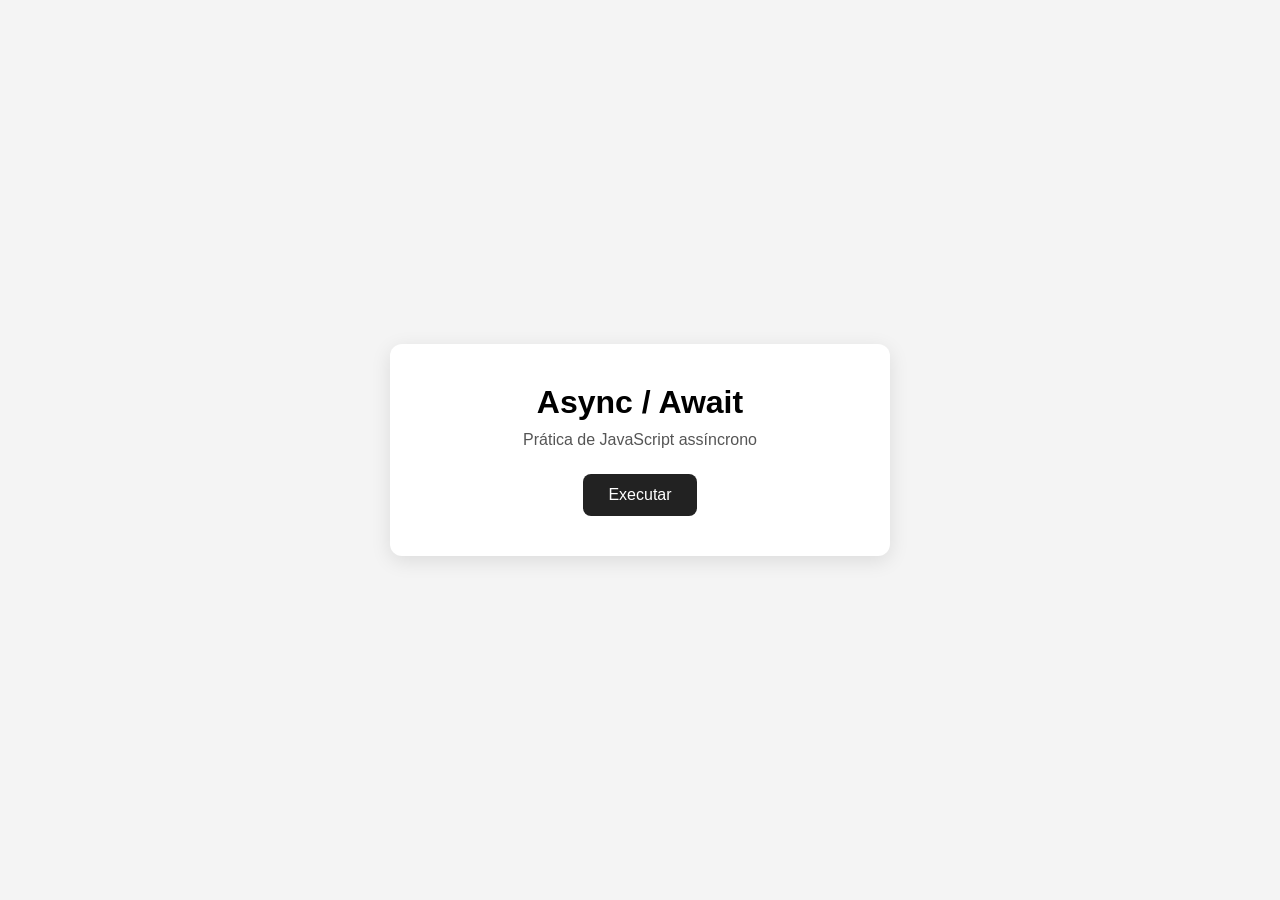
<file: exercise_10/index.html>
<!DOCTYPE html>
<html lang="pt-BR">

<head>
    <meta charset="UTF-8">
    <meta name="viewport" content="width=device-width, initial-scale=1.0">

    <title>Exercise 10</title>

    <link rel="stylesheet" href="styles.css">
</head>

<body>

    <main class="container">

        <h1>Async / Await</h1>

        <p>Prática de JavaScript assíncrono</p>

        <button id="btnExecutar">Executar</button>

    </main>

    <script src="main.js"></script>

</body>

</html>
</file>
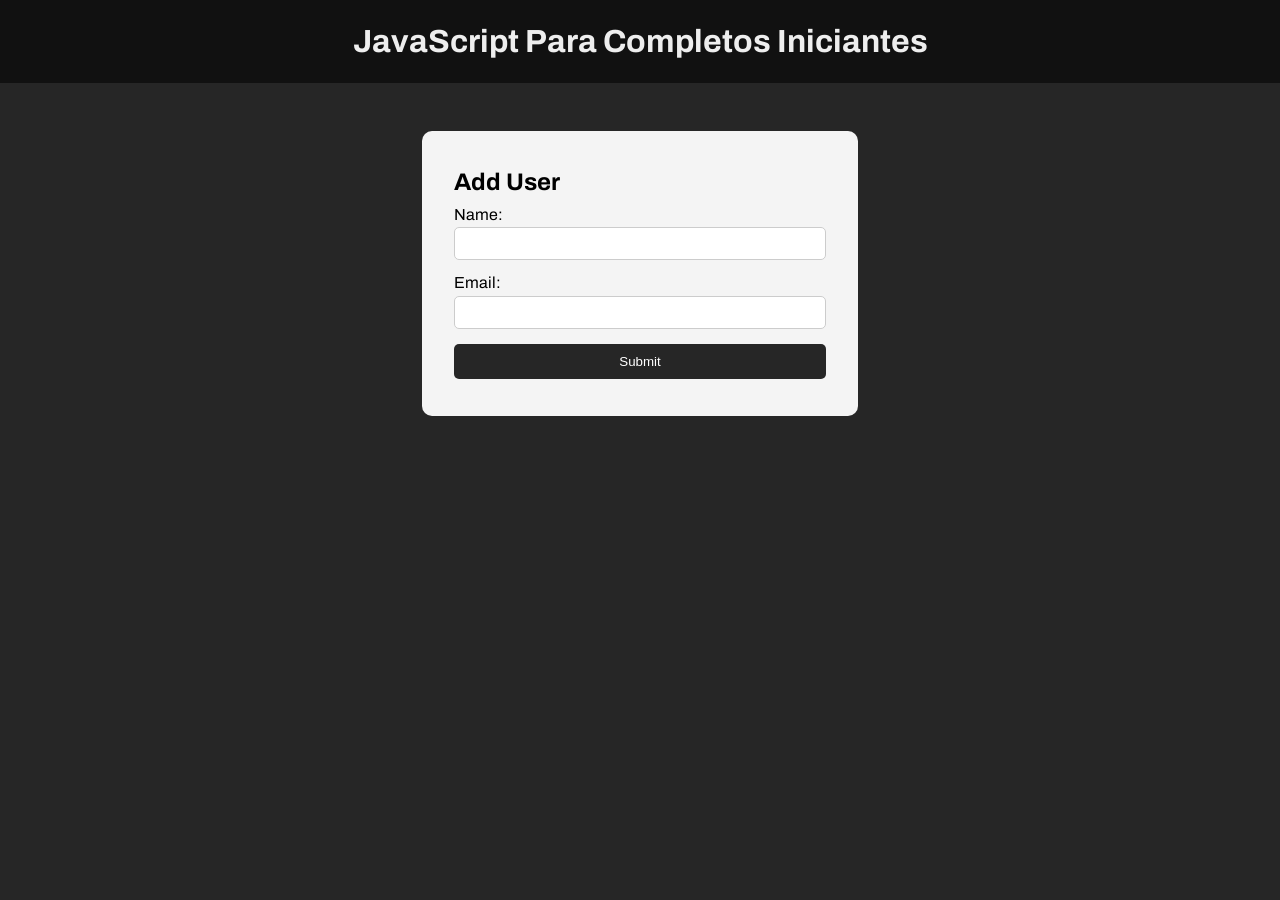
<file: exercise_6/index.html>
<!DOCTYPE html>
<html lang="en">
  <head>
    <meta charset="UTF-8" />
    <meta name="viewport" content="width=device-width, initial-scale=1.0" />
    <meta http-equiv="X-UA-Compatible" content="ie=edge" />
    <title>JS Para Completos Iniciantes</title>

    <link rel="preconnect" href="https://fonts.googleapis.com" />
    <link rel="preconnect" href="https://fonts.gstatic.com" crossorigin />
    <link
      href="https://fonts.googleapis.com/css2?family=Archivo:wght@400;500&display=swap"
      rel="stylesheet"
    />

    <link rel="stylesheet" href="styles.css" />
  </head>
  <body>
    <header>
      <h1>JavaScript Para Completos Iniciantes</h1>
    </header>

    <section class="container">
      <form id="my-form">
        <h1 id="add-user">Add User</h1>
        <div class="msg"></div>
        <div>
          <label for="name">Name:</label>
          <input type="text" id="name" />
        </div>
        <div>
          <label for="email">Email:</label>
          <input type="text" id="email" />
        </div>
        <input id="submit-button" class="btn" type="submit" value="Submit" />
      </form>

      <ul id="users"></ul>

      <ul class="items">
        <!-- <li class="item">Item 1</li>
        <li class="item">Item 2</li>
        <li class="item">Item 3</li> -->
      </ul>
    </section>

    <script src="main.js"></script>
  </body>
</html>
</file>
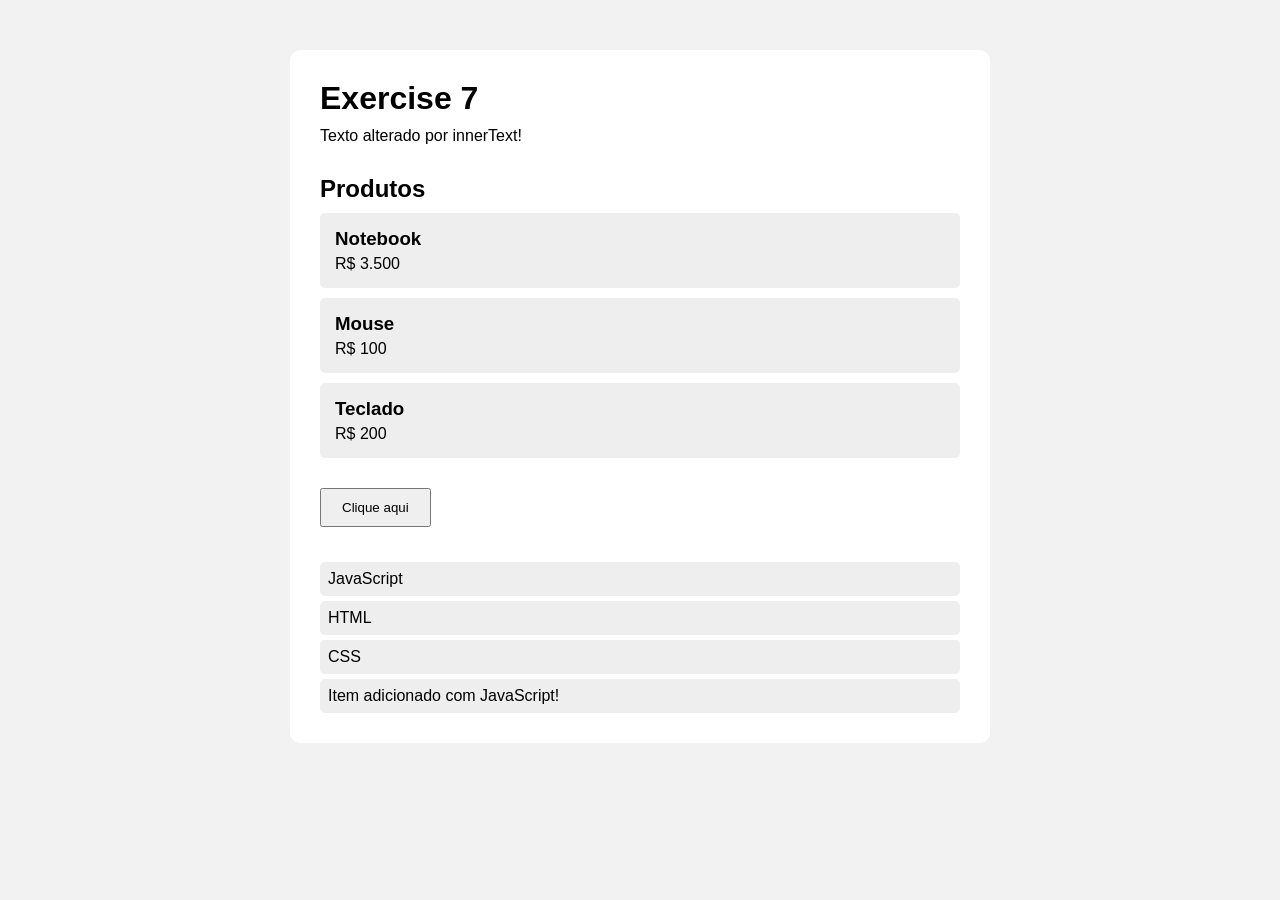
<file: exercise_7/index.html>
<!DOCTYPE html>
<html lang="pt-BR">
<head>
    <meta charset="UTF-8">
    <meta name="viewport" content="width=device-width, initial-scale=1.0">
    <title>Exercise 7</title>

    <link rel="stylesheet" href="styles.css">
</head>

<body>

    <main>
        <h1 id="titulo">Exercise 7</h1>

        <p id="descricao">
            Esta página será manipulada usando JavaScript.
        </p>

        <section id="produtos">
            <h2>Produtos</h2>

            <div class="produto">
                <h3>Notebook</h3>
                <p>R$ 3.500</p>
            </div>

            <div class="produto">
                <h3>Mouse</h3>
                <p>R$ 100</p>
            </div>

            <div class="produto">
                <h3>Teclado</h3>
                <p>R$ 200</p>
            </div>
        </section>

        <button id="botao">Clique aqui</button>

        <ul id="lista">
            <li>JavaScript</li>
            <li>HTML</li>
            <li>CSS</li>
        </ul>
    </main>

    <script src="main.js"></script>
</body>
</html>
</file>
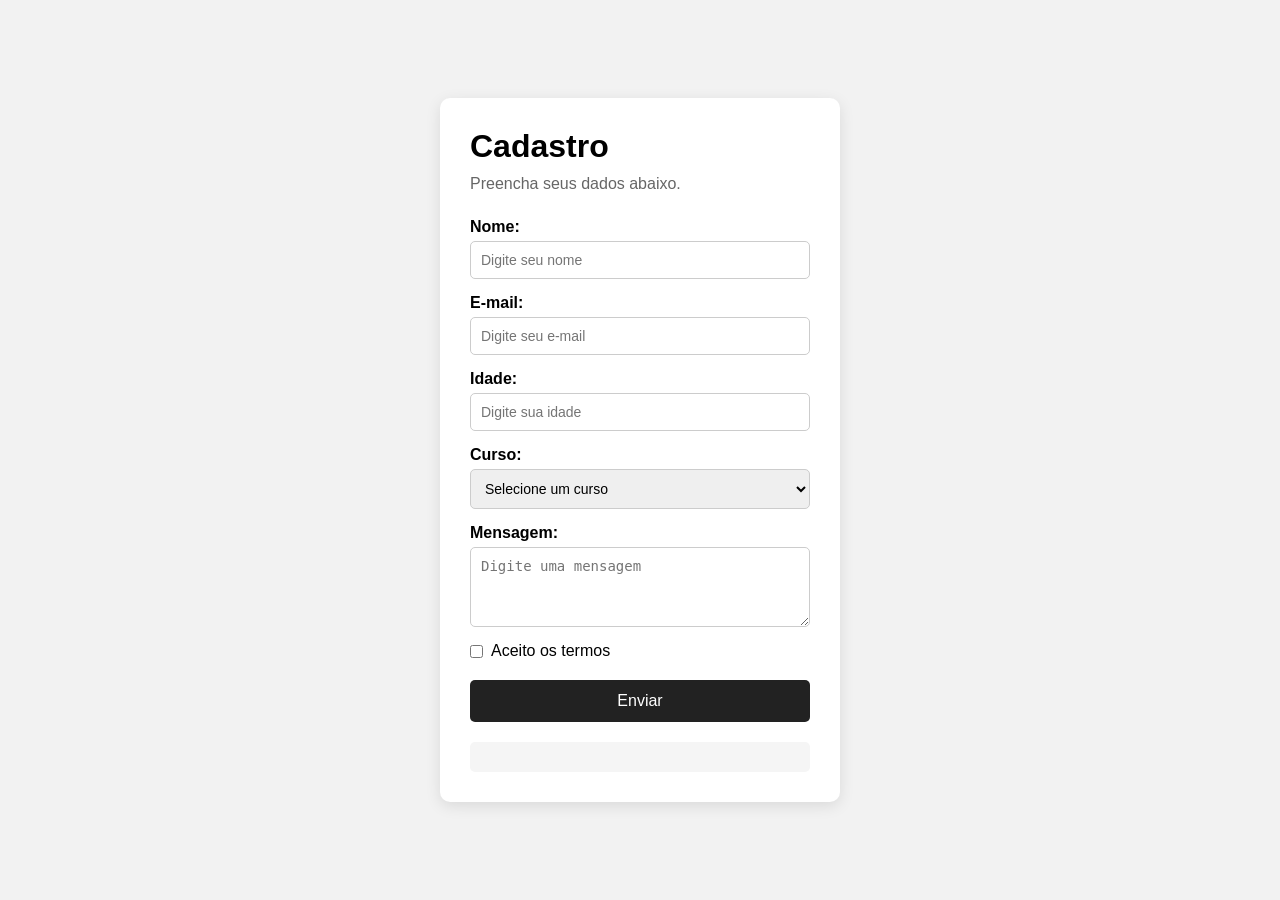
<file: exercise_8/index.html>
<!DOCTYPE html>
<html lang="pt-BR">
<head>
    <meta charset="UTF-8">
    <meta name="viewport" content="width=device-width, initial-scale=1.0">

    <title>Exercise 8</title>

    <link rel="stylesheet" href="styles.css">
</head>

<body>

    <main class="container">

        <h1>Cadastro</h1>
        <p>Preencha seus dados abaixo.</p>

        <form id="formulario">

            <div class="campo">
                <label for="nome">Nome:</label>
                <input type="text" id="nome" placeholder="Digite seu nome">
            </div>

            <div class="campo">
                <label for="email">E-mail:</label>
                <input type="email" id="email" placeholder="Digite seu e-mail">
            </div>

            <div class="campo">
                <label for="idade">Idade:</label>
                <input type="number" id="idade" placeholder="Digite sua idade">
            </div>

            <div class="campo">
                <label for="curso">Curso:</label>

                <select id="curso">
                    <option value="">Selecione um curso</option>
                    <option value="javascript">JavaScript</option>
                    <option value="python">Python</option>
                    <option value="java">Java</option>
                    <option value="csharp">C#</option>
                </select>
            </div>

            <div class="campo">
                <label for="mensagem">Mensagem:</label>
                <textarea id="mensagem" placeholder="Digite uma mensagem"></textarea>
            </div>

            <div class="campo-checkbox">
                <input type="checkbox" id="termos">
                <label for="termos">Aceito os termos</label>
            </div>

            <button type="submit" id="btnEnviar">
                Enviar
            </button>

        </form>

        <div id="resultado"></div>

    </main>

    <script src="main.js"></script>

</body>
</html>
</file>
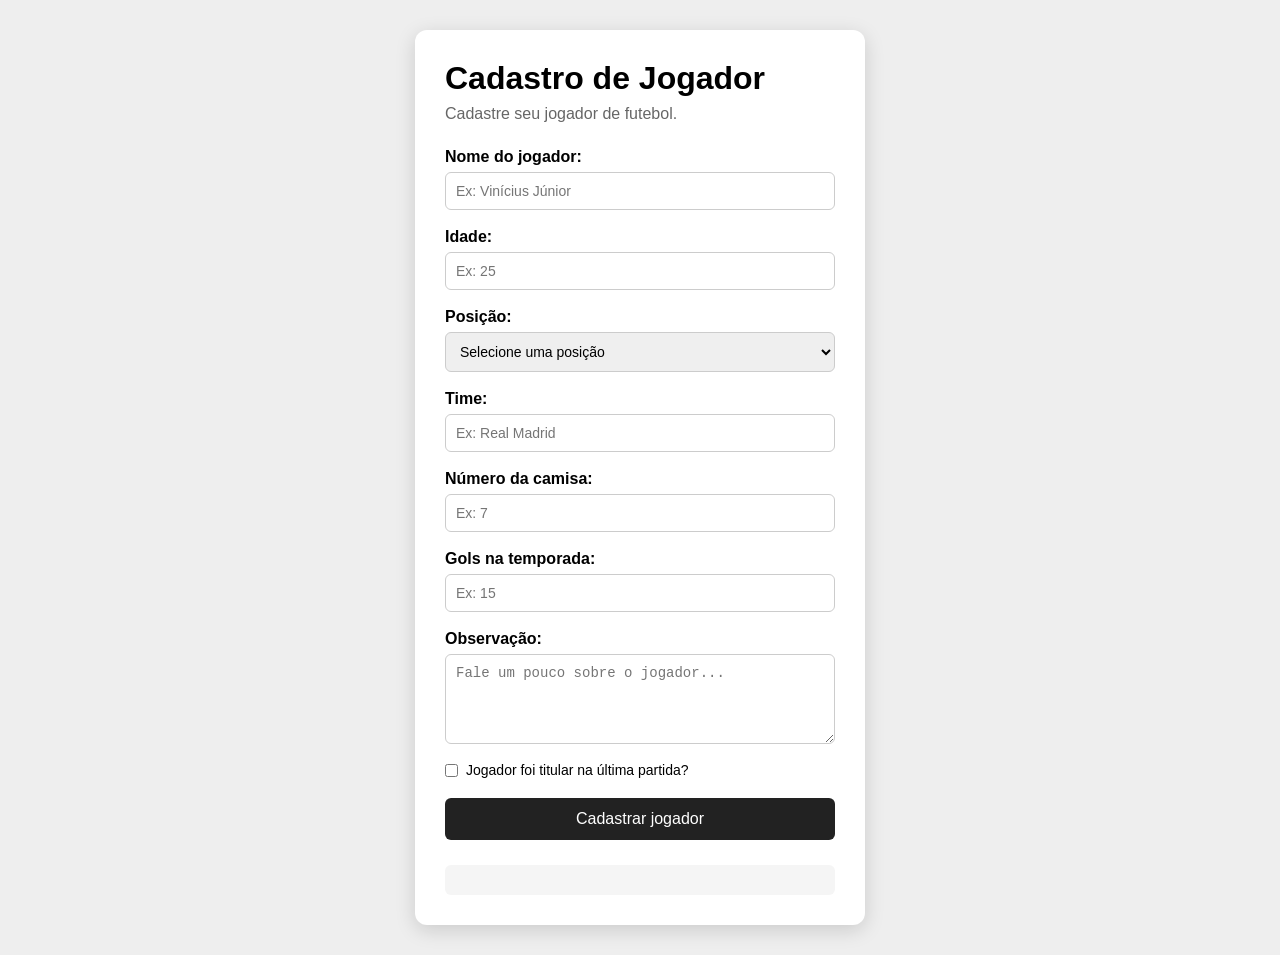
<file: exercise_9/index.html>
<!DOCTYPE html>
<html lang="pt-BR">
<head>
    <meta charset="UTF-8">
    <meta name="viewport" content="width=device-width, initial-scale=1.0">

    <title>Cadastro de Jogador</title>

    <link rel="stylesheet" href="styles.css">
</head>

<body>

    <main class="container">

        <h1>Cadastro de Jogador</h1>
        <p>Cadastre seu jogador de futebol.</p>

        <form id="formulario">

            <div class="campo">
                <label for="nome">Nome do jogador:</label>
                <input
                    type="text"
                    id="nome"
                    placeholder="Ex: Vinícius Júnior"
                >
            </div>

            <div class="campo">
                <label for="idade">Idade:</label>
                <input
                    type="number"
                    id="idade"
                    placeholder="Ex: 25"
                >
            </div>

            <div class="campo">
                <label for="posicao">Posição:</label>

                <select id="posicao">
                    <option value="">Selecione uma posição</option>
                    <option value="goleiro">Goleiro</option>
                    <option value="zagueiro">Zagueiro</option>
                    <option value="lateral">Lateral</option>
                    <option value="meia">Meia</option>
                    <option value="atacante">Atacante</option>
                </select>
            </div>

            <div class="campo">
                <label for="time">Time:</label>
                <input
                    type="text"
                    id="time"
                    placeholder="Ex: Real Madrid"
                >
            </div>

            <div class="campo">
                <label for="numero">Número da camisa:</label>
                <input
                    type="number"
                    id="numero"
                    placeholder="Ex: 7"
                    min="1"
                    max="99"
                >
            </div>

            <div class="campo">
                <label for="gol">Gols na temporada:</label>
                <input
                    type="number"
                    id="gol"
                    placeholder="Ex: 15"
                    min="0"
                >
            </div>

            <div class="campo">
                <label for="observacao">Observação:</label>
                <textarea
                    id="observacao"
                    placeholder="Fale um pouco sobre o jogador..."
                ></textarea>
            </div>

            <div class="campo-checkbox">

                <input
                    type="checkbox"
                    id="titular"
                >

                <label for="titular">
                    Jogador foi titular na última partida?
                </label>

            </div>

            <button type="submit" id="btnCadastrar">
                Cadastrar jogador
            </button>

        </form>

        <section id="resultado">
        </section>

    </main>

    <script src="main.js"></script>

</body>
</html>
</file>
<file: exercise_10/styles.css>
* {
    margin: 0;
    padding: 0;
    box-sizing: border-box;
}

body {
    min-height: 100vh;

    display: flex;
    justify-content: center;
    align-items: center;

    font-family: Arial, sans-serif;
    background-color: #f4f4f4;
}

.container {
    width: 90%;
    max-width: 500px;

    padding: 40px;

    text-align: center;

    background-color: white;

    border-radius: 12px;

    box-shadow: 0 5px 20px rgba(0, 0, 0, 0.1);
}

h1 {
    margin-bottom: 10px;
}

p {
    margin-bottom: 25px;
    color: #555;
}

button {
    padding: 12px 25px;

    border: none;
    border-radius: 8px;

    background-color: #222;
    color: white;

    font-size: 16px;

    cursor: pointer;
}

button:hover {
    background-color: #444;
}
</file>
<file: exercise_6/styles.css>
* {
  margin: 0;
  padding: 0;
  box-sizing: border-box;
}

body {
  font-family: "Archivo", Arial, Helvetica, sans-serif;
  line-height: 1.6;
  background: #262626;
}

ul {
  list-style: none;
}

ul li {
  padding: 5px;
  background: #f4f4f4;
  margin: 5px 0;
}

header {
  background: #111;
  color: #eee;
  padding: 1rem;
  text-align: center;
}

.container {
  margin: auto;
  width: 500px;
  overflow: auto;
  padding: 3rem 2rem;
}

#my-form {
  padding: 2rem;
  background: #f4f4f4;
  border-radius: 10px;
}

#my-form label {
  display: block;
}

#my-form input[type="text"] {
  width: 100%;
  padding: 8px;
  margin-bottom: 10px;
  border-radius: 5px;
  border: 1px solid #ccc;
}

.btn {
  display: block;
  width: 100%;
  padding: 10px 15px;
  border: 0;
  background: #262626;
  color: #fff;
  border-radius: 5px;
  margin: 5px 0;
}

.btn:hover {
  background: #444;
}

.bg-dark {
  background: #333;
  color: #fff;
}

.error {
  background: orangered;
  color: #fff;
  padding: 5px;
  margin: 5px;
}
</file>
<file: exercise_7/styles.css>
* {
    box-sizing: border-box;
    margin: 0;
    padding: 0;
}

body {
    font-family: Arial, sans-serif;
    background: #f2f2f2;
    padding: 50px;
}

main {
    max-width: 700px;
    margin: auto;
    background: white;
    padding: 30px;
    border-radius: 10px;
}

h1 {
    margin-bottom: 10px;
}

#descricao {
    margin-bottom: 30px;
}

#produtos {
    margin-bottom: 30px;
}

.produto {
    background: #eee;
    padding: 15px;
    margin-top: 10px;
    border-radius: 5px;
}

.produto h3 {
    margin-bottom: 5px;
}

button {
    padding: 10px 20px;
    cursor: pointer;
    margin-bottom: 30px;
}

ul {
    list-style: none;
}

li {
    padding: 8px;
    background: #eee;
    margin-top: 5px;
    border-radius: 5px;
}
</file>
<file: exercise_8/styles.css>
* {
    margin: 0;
    padding: 0;
    box-sizing: border-box;
}

body {
    font-family: Arial, sans-serif;
    background-color: #f2f2f2;

    display: flex;
    justify-content: center;
    align-items: center;

    min-height: 100vh;
}

.container {
    background-color: white;

    width: 400px;

    padding: 30px;

    border-radius: 10px;

    box-shadow: 0 4px 15px rgba(0, 0, 0, 0.1);
}

h1 {
    margin-bottom: 10px;
}

p {
    margin-bottom: 25px;
    color: #666;
}

.campo {
    display: flex;
    flex-direction: column;

    margin-bottom: 15px;
}

.campo label {
    margin-bottom: 5px;
    font-weight: bold;
}

input,
select,
textarea {
    padding: 10px;

    border: 1px solid #ccc;
    border-radius: 5px;

    font-size: 14px;
}

textarea {
    resize: vertical;
    min-height: 80px;
}

.campo-checkbox {
    display: flex;
    align-items: center;
    gap: 8px;

    margin-bottom: 20px;
}

button {
    width: 100%;

    padding: 12px;

    border: none;
    border-radius: 5px;

    background-color: #222;
    color: white;

    font-size: 16px;

    cursor: pointer;
}

button:hover {
    background-color: #444;
}

#resultado {
    margin-top: 20px;
    padding: 15px;

    border-radius: 5px;

    background-color: #f5f5f5;
}
</file>
<file: exercise_9/styles.css>
* {
    margin: 0;
    padding: 0;
    box-sizing: border-box;
}

body {
    font-family: Arial, sans-serif;

    background-color: #eeeeee;

    min-height: 100vh;

    display: flex;
    justify-content: center;
    align-items: center;

    padding: 30px;
}

.container {
    width: 450px;

    background-color: white;

    padding: 30px;

    border-radius: 12px;

    box-shadow: 0 5px 20px rgba(0, 0, 0, 0.15);
}

h1 {
    margin-bottom: 8px;
}

p {
    color: #666;

    margin-bottom: 25px;
}

.campo {
    display: flex;
    flex-direction: column;

    margin-bottom: 18px;
}

.campo label {
    font-weight: bold;

    margin-bottom: 6px;
}

input,
select,
textarea {
    width: 100%;

    padding: 10px;

    border: 1px solid #ccc;

    border-radius: 6px;

    font-size: 14px;
}

input:focus,
select:focus,
textarea:focus {
    outline: none;

    border-color: #333;
}

textarea {
    min-height: 90px;

    resize: vertical;
}

.campo-checkbox {
    display: flex;
    align-items: center;

    gap: 8px;

    margin-bottom: 20px;
}

.campo-checkbox input {
    width: auto;
}

.campo-checkbox label {
    font-size: 14px;
}

button {
    width: 100%;

    padding: 12px;

    border: none;

    border-radius: 6px;

    background-color: #222;

    color: white;

    font-size: 16px;

    cursor: pointer;
}

button:hover {
    background-color: #444;
}

#resultado {
    margin-top: 25px;

    padding: 15px;

    border-radius: 6px;

    background-color: #f5f5f5;
}

.erro {
    color: red;
}

.sucesso {
    color: green;
}
</file>
